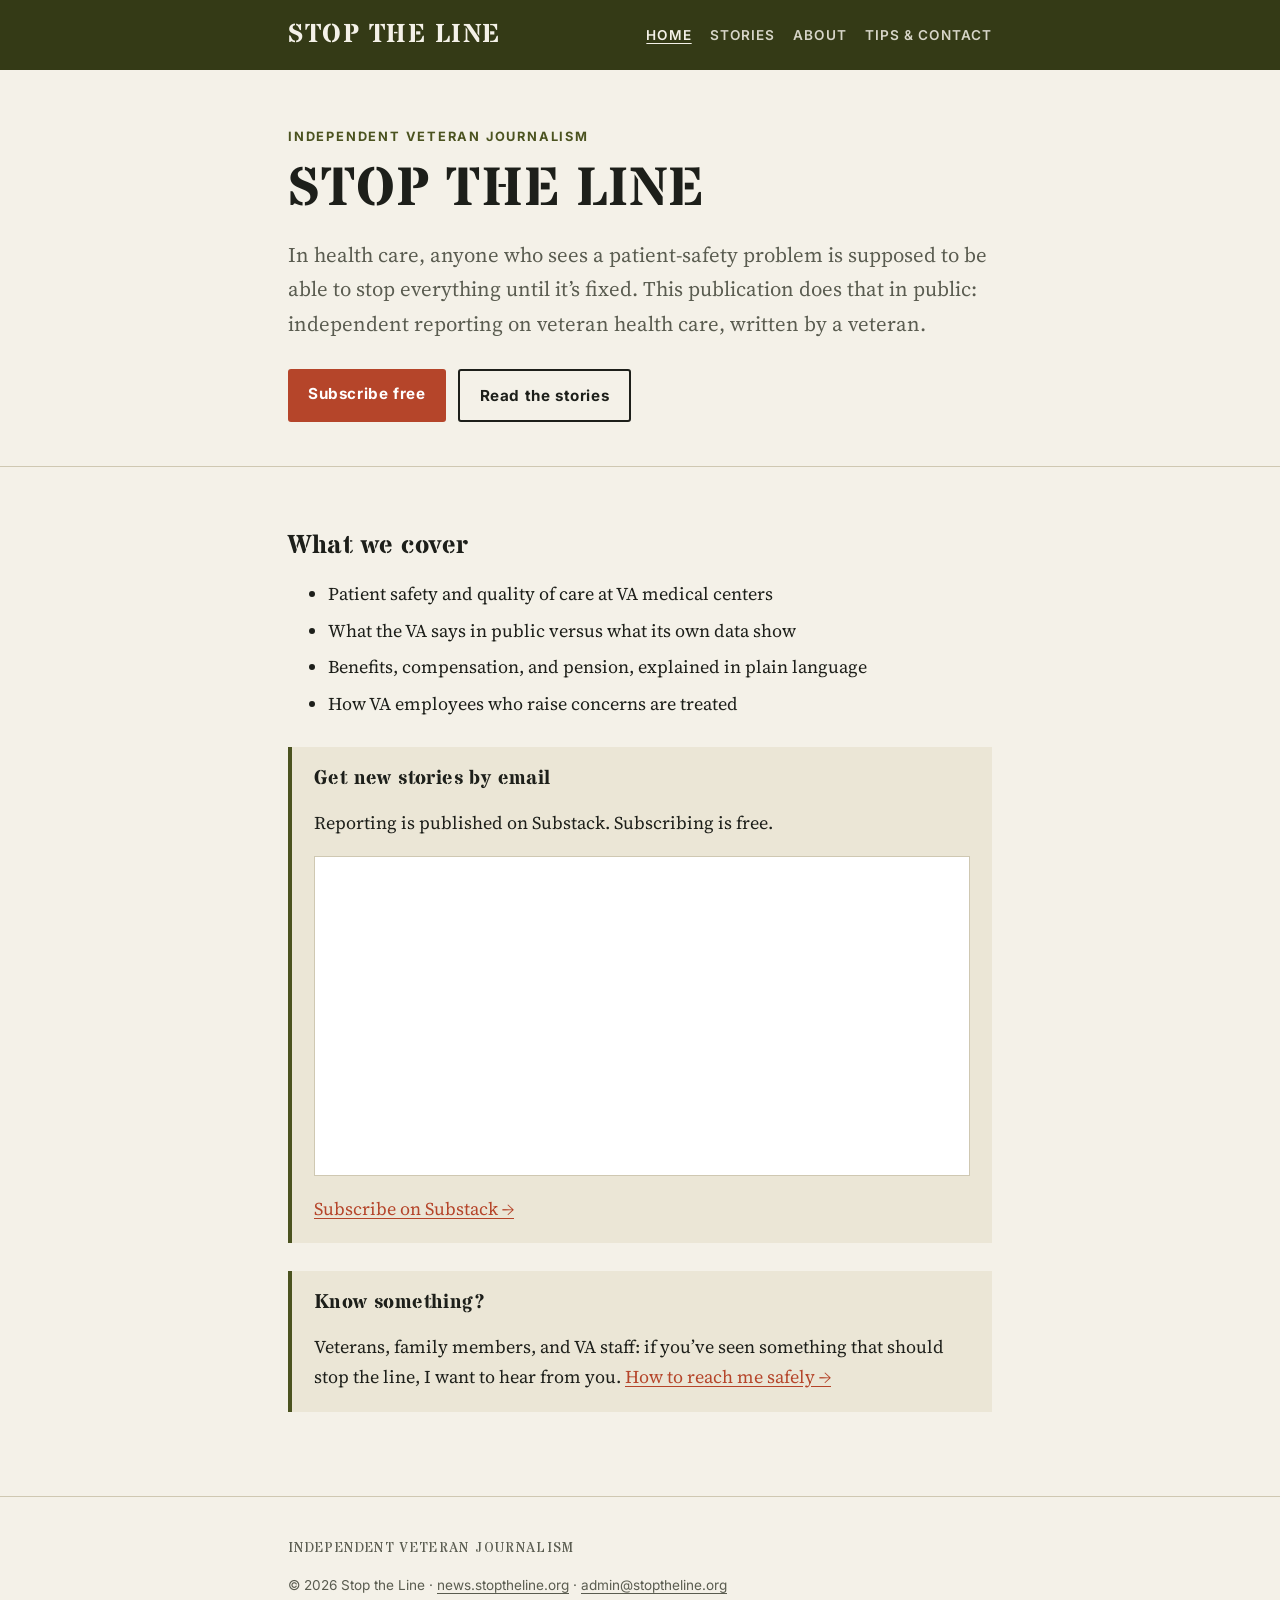
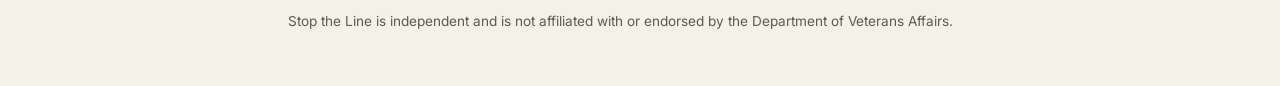
<file: index.html>
<!doctype html>
<html lang="en">
<head>
<meta charset="utf-8">
<meta name="viewport" content="width=device-width, initial-scale=1">
<title>Stop the Line — Independent Veteran Journalism</title>
<meta name="description" content="Independent reporting on veteran health care and patient safety at the VA, by a disabled veteran and former VA employee.">
<meta property="og:title" content="Stop the Line — Independent Veteran Journalism">
<meta property="og:description" content="Independent reporting on veteran health care and patient safety at the VA, by a disabled veteran and former VA employee.">
<meta property="og:url" content="https://stoptheline.org/">
<meta property="og:type" content="website">
<link rel="preconnect" href="https://fonts.googleapis.com">
<link rel="preconnect" href="https://fonts.gstatic.com" crossorigin>
<link href="https://fonts.googleapis.com/css2?family=Inter:wght@400;600;700&family=Source+Serif+4:ital,wght@0,400;0,600;1,400&family=Stardos+Stencil:wght@400;700&display=swap" rel="stylesheet">
<link rel="stylesheet" href="/style.css">
</head>
<body>
<header class="site-header">
  <div class="wrap">
    <a class="brand" href="/">Stop the Line</a>
    <nav class="site-nav" aria-label="Main">
      <a href="/" aria-current="page">Home</a>
      <a href="https://news.stoptheline.org">Stories</a>
      <a href="/about.html">About</a>
      <a href="/contact.html">Tips &amp; Contact</a>
    </nav>
  </div>
</header>

<section class="hero">
  <div class="wrap">
    <p class="kicker">Independent Veteran Journalism</p>
    <h1>Stop the Line</h1>
    <p class="lede">In health care, anyone who sees a patient-safety problem is supposed to be able to stop everything until it&rsquo;s fixed. This publication does that in public: independent reporting on veteran health care, written by a veteran.</p>
    <div class="actions">
      <a class="btn" href="https://news.stoptheline.org/subscribe">Subscribe free</a>
      <a class="btn secondary" href="https://news.stoptheline.org">Read the stories</a>
    </div>
  </div>
</section>
<main>
  <div class="wrap">
    <h2>What we cover</h2>
    <ul class="tight">
      <li>Patient safety and quality of care at VA medical centers</li>
      <li>What the VA says in public versus what its own data show</li>
      <li>Benefits, compensation, and pension, explained in plain language</li>
      <li>How VA employees who raise concerns are treated</li>
    </ul>

    <div class="card">
      <h3>Get new stories by email</h3>
      <p>Reporting is published on Substack. Subscribing is free.</p>
      <iframe class="subscribe-embed" src="https://news.stoptheline.org/embed" title="Subscribe to Stop the Line" loading="lazy"></iframe>
      <p><a href="https://news.stoptheline.org/subscribe">Subscribe on Substack &rarr;</a></p>
    </div>

    <div class="card">
      <h3>Know something?</h3>
      <p>Veterans, family members, and VA staff: if you&rsquo;ve seen something that should stop the line, I want to hear from you. <a href="/contact.html">How to reach me safely &rarr;</a></p>
    </div>
  </div>
</main>
<footer class="site-footer">
  <div class="wrap">
    <p class="tagline">Independent Veteran Journalism</p>
    <p>&copy; 2026 Stop the Line &middot; <a href="https://news.stoptheline.org">news.stoptheline.org</a> &middot; <a href="mailto:admin@stoptheline.org">admin@stoptheline.org</a></p>
    <p>Stop the Line is independent and is not affiliated with or endorsed by the Department of Veterans Affairs.</p>
  </div>
</footer>
</body>
</html>
</file>
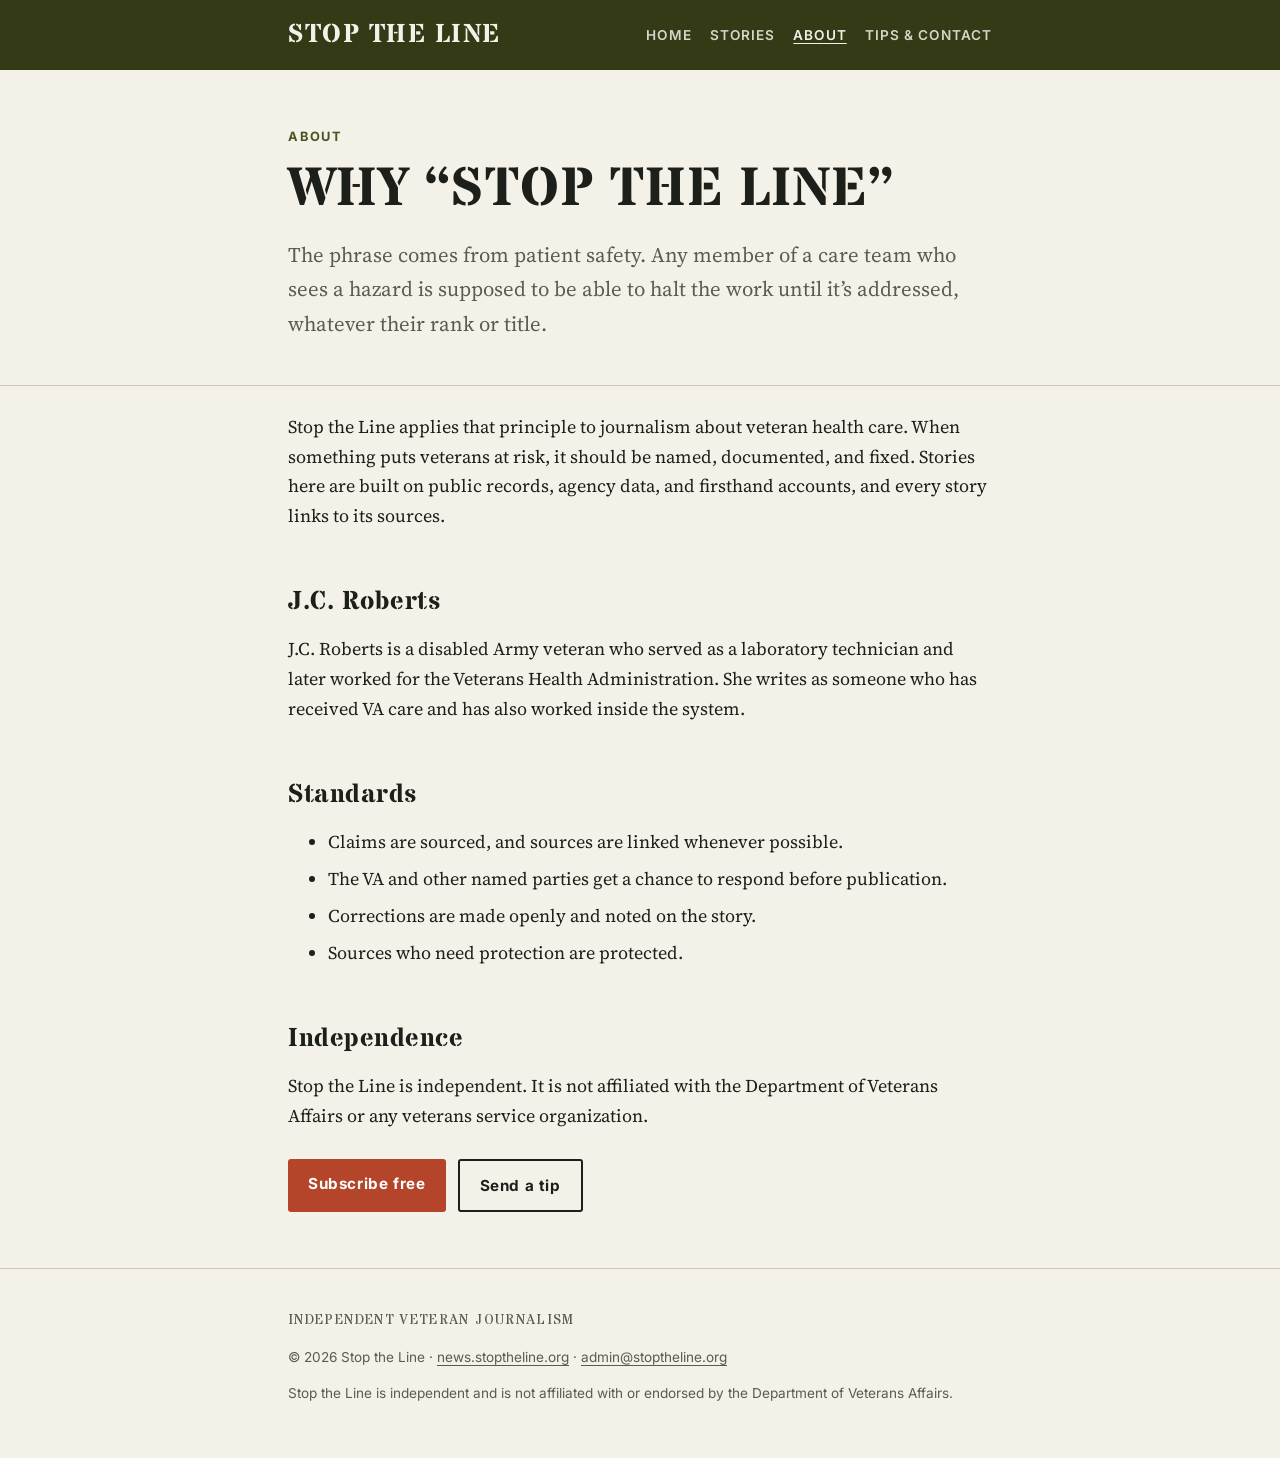
<file: about.html>
<!doctype html>
<html lang="en">
<head>
<meta charset="utf-8">
<meta name="viewport" content="width=device-width, initial-scale=1">
<title>About — Stop the Line</title>
<meta name="description" content="About Stop the Line and J.C. Roberts, a disabled Army veteran and former VA employee.">
<meta property="og:title" content="About — Stop the Line">
<meta property="og:description" content="About Stop the Line and J.C. Roberts, a disabled Army veteran and former VA employee.">
<meta property="og:url" content="https://stoptheline.org/about.html">
<meta property="og:type" content="website">
<link rel="preconnect" href="https://fonts.googleapis.com">
<link rel="preconnect" href="https://fonts.gstatic.com" crossorigin>
<link href="https://fonts.googleapis.com/css2?family=Inter:wght@400;600;700&family=Source+Serif+4:ital,wght@0,400;0,600;1,400&family=Stardos+Stencil:wght@400;700&display=swap" rel="stylesheet">
<link rel="stylesheet" href="/style.css">
</head>
<body>
<header class="site-header">
  <div class="wrap">
    <a class="brand" href="/">Stop the Line</a>
    <nav class="site-nav" aria-label="Main">
      <a href="/">Home</a>
      <a href="https://news.stoptheline.org">Stories</a>
      <a href="/about.html" aria-current="page">About</a>
      <a href="/contact.html">Tips &amp; Contact</a>
    </nav>
  </div>
</header>

<section class="hero">
  <div class="wrap">
    <p class="kicker">About</p>
    <h1>Why &ldquo;Stop the Line&rdquo;</h1>
    <p class="lede">The phrase comes from patient safety. Any member of a care team who sees a hazard is supposed to be able to halt the work until it&rsquo;s addressed, whatever their rank or title.</p>
  </div>
</section>
<main>
  <div class="wrap">
    <p>Stop the Line applies that principle to journalism about veteran health care. When something puts veterans at risk, it should be named, documented, and fixed. Stories here are built on public records, agency data, and firsthand accounts, and every story links to its sources.</p>

    <h2>J.C. Roberts</h2>
    <p>J.C. Roberts is a disabled Army veteran who served as a laboratory technician and later worked for the Veterans Health Administration. She writes as someone who has received VA care and has also worked inside the system.</p>
    <!-- Add a photo here if you want one:  <img src="/jc-roberts.jpg" alt="J.C. Roberts"> -->

    <h2>Standards</h2>
    <ul class="tight">
      <li>Claims are sourced, and sources are linked whenever possible.</li>
      <li>The VA and other named parties get a chance to respond before publication.</li>
      <li>Corrections are made openly and noted on the story.</li>
      <li>Sources who need protection are protected.</li>
    </ul>

    <h2>Independence</h2>
    <p>Stop the Line is independent. It is not affiliated with the Department of Veterans Affairs or any veterans service organization.</p>

    <div class="actions">
      <a class="btn" href="https://news.stoptheline.org/subscribe">Subscribe free</a>
      <a class="btn secondary" href="/contact.html">Send a tip</a>
    </div>
  </div>
</main>
<footer class="site-footer">
  <div class="wrap">
    <p class="tagline">Independent Veteran Journalism</p>
    <p>&copy; 2026 Stop the Line &middot; <a href="https://news.stoptheline.org">news.stoptheline.org</a> &middot; <a href="mailto:admin@stoptheline.org">admin@stoptheline.org</a></p>
    <p>Stop the Line is independent and is not affiliated with or endorsed by the Department of Veterans Affairs.</p>
  </div>
</footer>
</body>
</html>
</file>
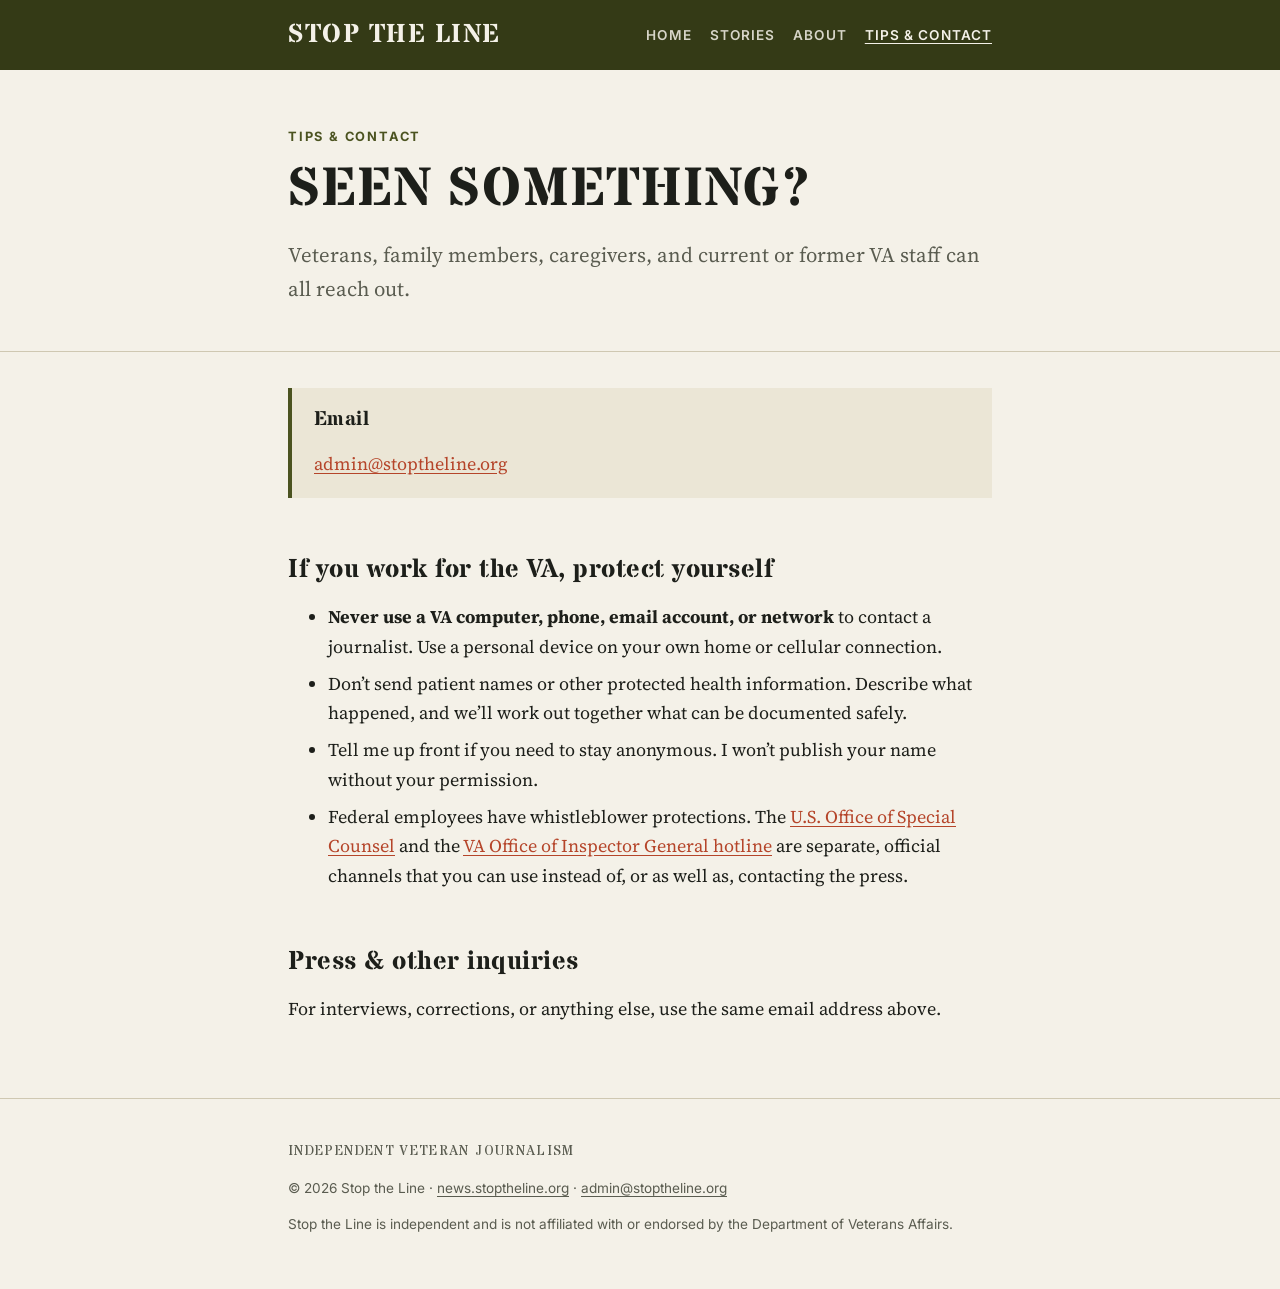
<file: contact.html>
<!doctype html>
<html lang="en">
<head>
<meta charset="utf-8">
<meta name="viewport" content="width=device-width, initial-scale=1">
<title>Tips & Contact — Stop the Line</title>
<meta name="description" content="How to contact Stop the Line or share a tip about veteran health care, including safety advice for VA employees.">
<meta property="og:title" content="Tips & Contact — Stop the Line">
<meta property="og:description" content="How to contact Stop the Line or share a tip about veteran health care, including safety advice for VA employees.">
<meta property="og:url" content="https://stoptheline.org/contact.html">
<meta property="og:type" content="website">
<link rel="preconnect" href="https://fonts.googleapis.com">
<link rel="preconnect" href="https://fonts.gstatic.com" crossorigin>
<link href="https://fonts.googleapis.com/css2?family=Inter:wght@400;600;700&family=Source+Serif+4:ital,wght@0,400;0,600;1,400&family=Stardos+Stencil:wght@400;700&display=swap" rel="stylesheet">
<link rel="stylesheet" href="/style.css">
</head>
<body>
<header class="site-header">
  <div class="wrap">
    <a class="brand" href="/">Stop the Line</a>
    <nav class="site-nav" aria-label="Main">
      <a href="/">Home</a>
      <a href="https://news.stoptheline.org">Stories</a>
      <a href="/about.html">About</a>
      <a href="/contact.html" aria-current="page">Tips &amp; Contact</a>
    </nav>
  </div>
</header>

<section class="hero">
  <div class="wrap">
    <p class="kicker">Tips &amp; Contact</p>
    <h1>Seen something?</h1>
    <p class="lede">Veterans, family members, caregivers, and current or former VA staff can all reach out.</p>
  </div>
</section>
<main>
  <div class="wrap">
    <div class="card">
      <h3>Email</h3>
      <p><a href="mailto:admin@stoptheline.org">admin@stoptheline.org</a></p>
      <!-- To add Signal later:  <h3>Signal</h3><p>Username: your-username.01</p> -->
    </div>

    <h2>If you work for the VA, protect yourself</h2>
    <ul class="tight">
      <li><strong>Never use a VA computer, phone, email account, or network</strong> to contact a journalist. Use a personal device on your own home or cellular connection.</li>
      <li>Don&rsquo;t send patient names or other protected health information. Describe what happened, and we&rsquo;ll work out together what can be documented safely.</li>
      <li>Tell me up front if you need to stay anonymous. I won&rsquo;t publish your name without your permission.</li>
      <li>Federal employees have whistleblower protections. The <a href="https://osc.gov">U.S. Office of Special Counsel</a> and the <a href="https://www.va.gov/oig/hotline/">VA Office of Inspector General hotline</a> are separate, official channels that you can use instead of, or as well as, contacting the press.</li>
    </ul>

    <h2>Press &amp; other inquiries</h2>
    <p>For interviews, corrections, or anything else, use the same email address above.</p>
  </div>
</main>
<footer class="site-footer">
  <div class="wrap">
    <p class="tagline">Independent Veteran Journalism</p>
    <p>&copy; 2026 Stop the Line &middot; <a href="https://news.stoptheline.org">news.stoptheline.org</a> &middot; <a href="mailto:admin@stoptheline.org">admin@stoptheline.org</a></p>
    <p>Stop the Line is independent and is not affiliated with or endorsed by the Department of Veterans Affairs.</p>
  </div>
</footer>
</body>
</html>
</file>
<file: style.css>
:root {
  --bg: #f4f1e8;
  --surface: #ebe6d6;
  --ink: #1d1f1a;
  --muted: #5a5c50;
  --olive: #4b5320;
  --olive-dark: #343a16;
  --accent: #b5452a;
  --rule: #cfc8b2;
  --on-olive: #f4f1e8;
}
@media (prefers-color-scheme: dark) {
  :root {
    --bg: #161813;
    --surface: #1f221a;
    --ink: #e9e5d8;
    --muted: #a7a894;
    --olive: #7c8a3a;
    --olive-dark: #2a2f13;
    --accent: #e0714f;
    --rule: #33372a;
    --on-olive: #f4f1e8;
  }
}

* { box-sizing: border-box; }
html { -webkit-text-size-adjust: 100%; }
body {
  margin: 0;
  background: var(--bg);
  color: var(--ink);
  font-family: "Source Serif 4", Georgia, "Times New Roman", serif;
  font-size: 1.125rem;
  line-height: 1.65;
}
a { color: var(--accent); text-underline-offset: 3px; }
a:hover { text-decoration-thickness: 2px; }
img { max-width: 100%; height: auto; }

.wrap { max-width: 46rem; margin: 0 auto; padding: 0 16px; }

/* Header */
.site-header { background: var(--olive-dark); color: var(--on-olive); }
.site-header .wrap {
  display: flex; flex-wrap: wrap; align-items: center;
  justify-content: space-between; gap: 12px; padding-top: 14px; padding-bottom: 14px;
}
.brand {
  font-family: "Stardos Stencil", "Courier New", monospace;
  font-weight: 700; font-size: 1.6rem; letter-spacing: 0.06em;
  text-transform: uppercase; color: var(--on-olive); text-decoration: none;
}
.site-nav { display: flex; flex-wrap: wrap; gap: 4px 18px; }
.site-nav a {
  font-family: "Inter", system-ui, sans-serif; font-size: 0.85rem; font-weight: 600;
  letter-spacing: 0.08em; text-transform: uppercase;
  color: var(--on-olive); text-decoration: none; opacity: 0.85;
}
.site-nav a:hover, .site-nav a[aria-current="page"] { opacity: 1; text-decoration: underline; }

/* Hero */
.hero { border-bottom: 1px solid var(--rule); padding: 56px 0 44px; }
.kicker {
  font-family: "Inter", system-ui, sans-serif; font-size: 0.8rem; font-weight: 700;
  letter-spacing: 0.14em; text-transform: uppercase; color: var(--olive); margin: 0 0 12px;
}
h1, h2, h3 { font-family: "Stardos Stencil", "Courier New", monospace; line-height: 1.15; letter-spacing: 0.02em; }
h1 { font-size: clamp(2.2rem, 7vw, 3.4rem); margin: 0 0 16px; text-transform: uppercase; }
h2 { font-size: 1.6rem; margin: 2.2em 0 0.5em; }
.lede { font-size: 1.3rem; color: var(--muted); margin: 0; }

main { padding: 8px 0 56px; }

/* Buttons */
.btn {
  display: inline-block; background: var(--accent); color: #fff;
  font-family: "Inter", system-ui, sans-serif; font-weight: 700; font-size: 0.95rem;
  letter-spacing: 0.04em; padding: 12px 20px; border-radius: 3px; text-decoration: none;
}
.btn:hover { filter: brightness(1.08); text-decoration: none; }
.btn.secondary { background: transparent; color: var(--ink); border: 2px solid var(--ink); }
.actions { display: flex; flex-wrap: wrap; gap: 12px; margin-top: 28px; }

/* Cards */
.card { background: var(--surface); border-left: 4px solid var(--olive); padding: 20px 22px; margin: 28px 0; }
.card h3 { margin: 0 0 8px; font-size: 1.25rem; }
.card p:last-child { margin-bottom: 0; }

.subscribe-embed {
  width: 100%; height: 320px; border: 1px solid var(--rule); background: #fff; display: block;
}
ul.tight li { margin-bottom: 0.4em; }

/* Footer */
.site-footer { border-top: 1px solid var(--rule); padding: 28px 0 40px; color: var(--muted);
  font-family: "Inter", system-ui, sans-serif; font-size: 0.85rem; }
.site-footer a { color: var(--muted); }
.tagline { font-family: "Stardos Stencil", monospace; text-transform: uppercase; letter-spacing: 0.1em; }
</file>
